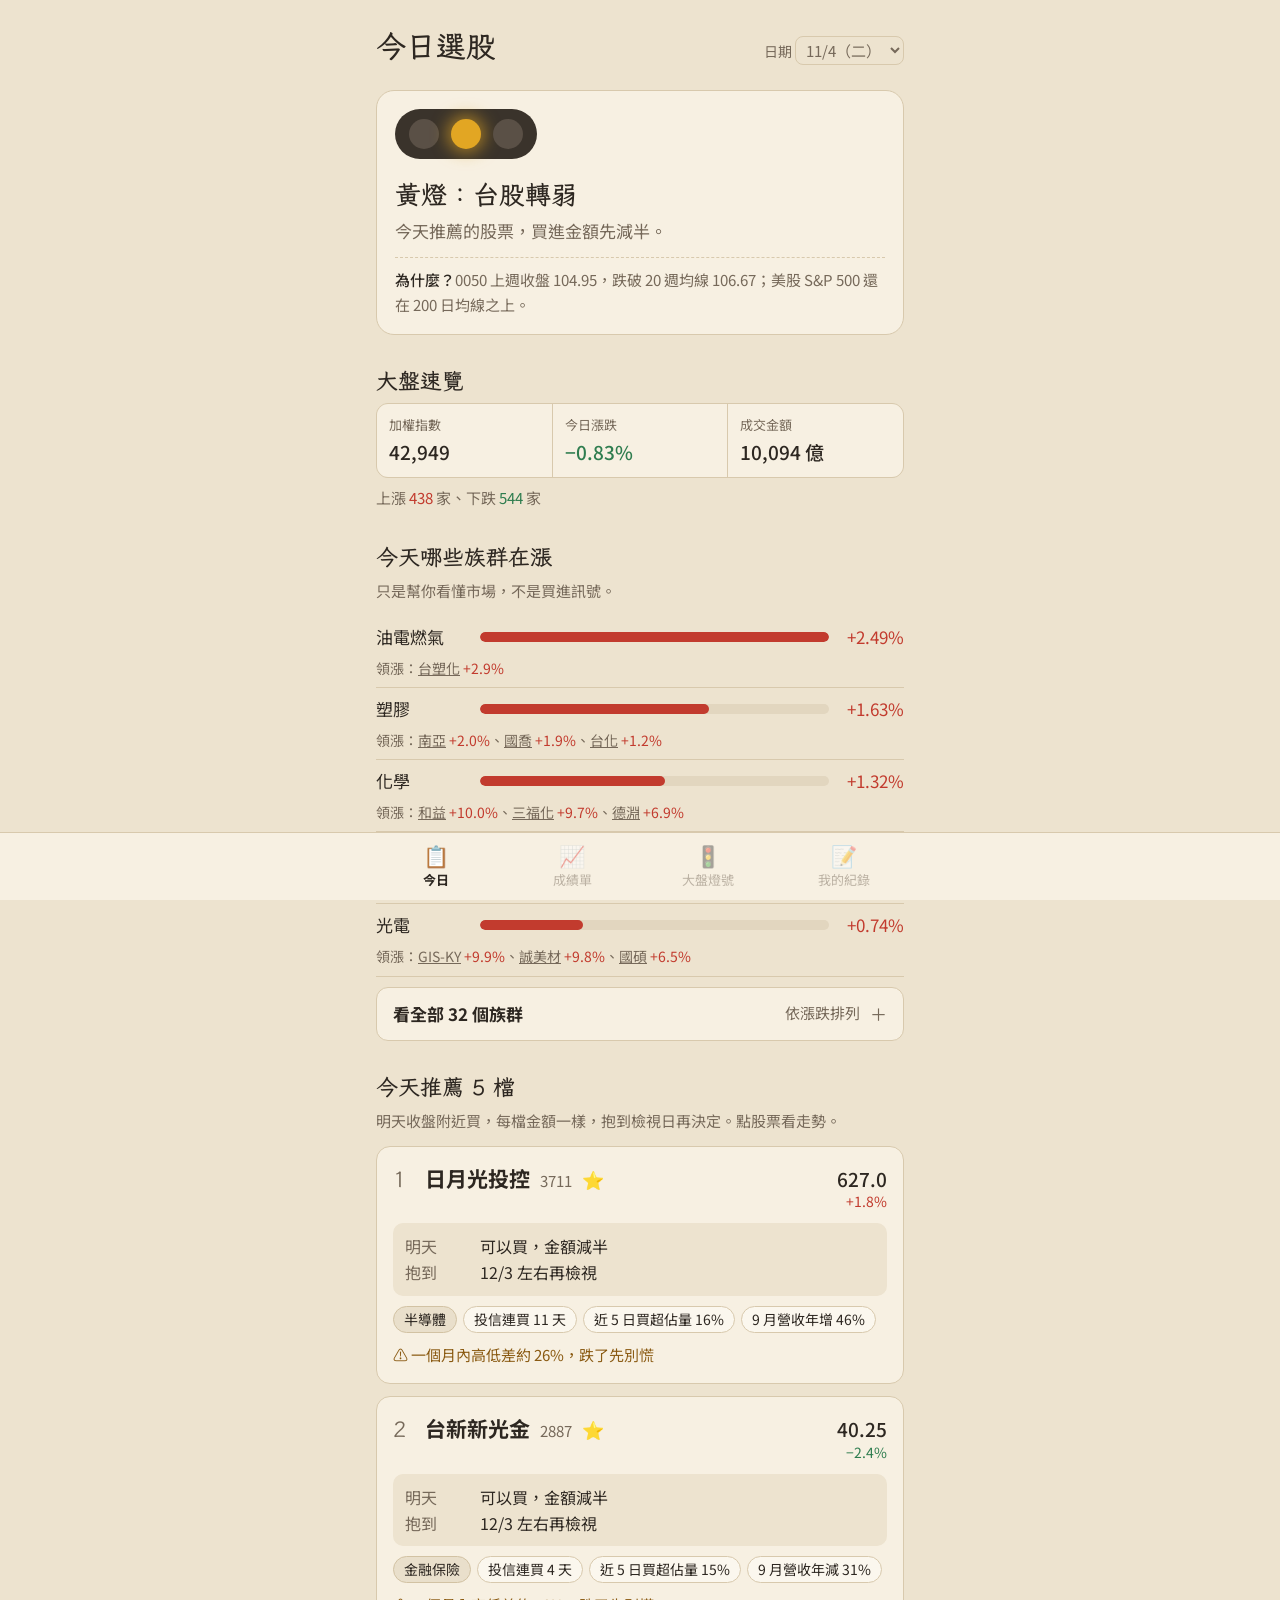
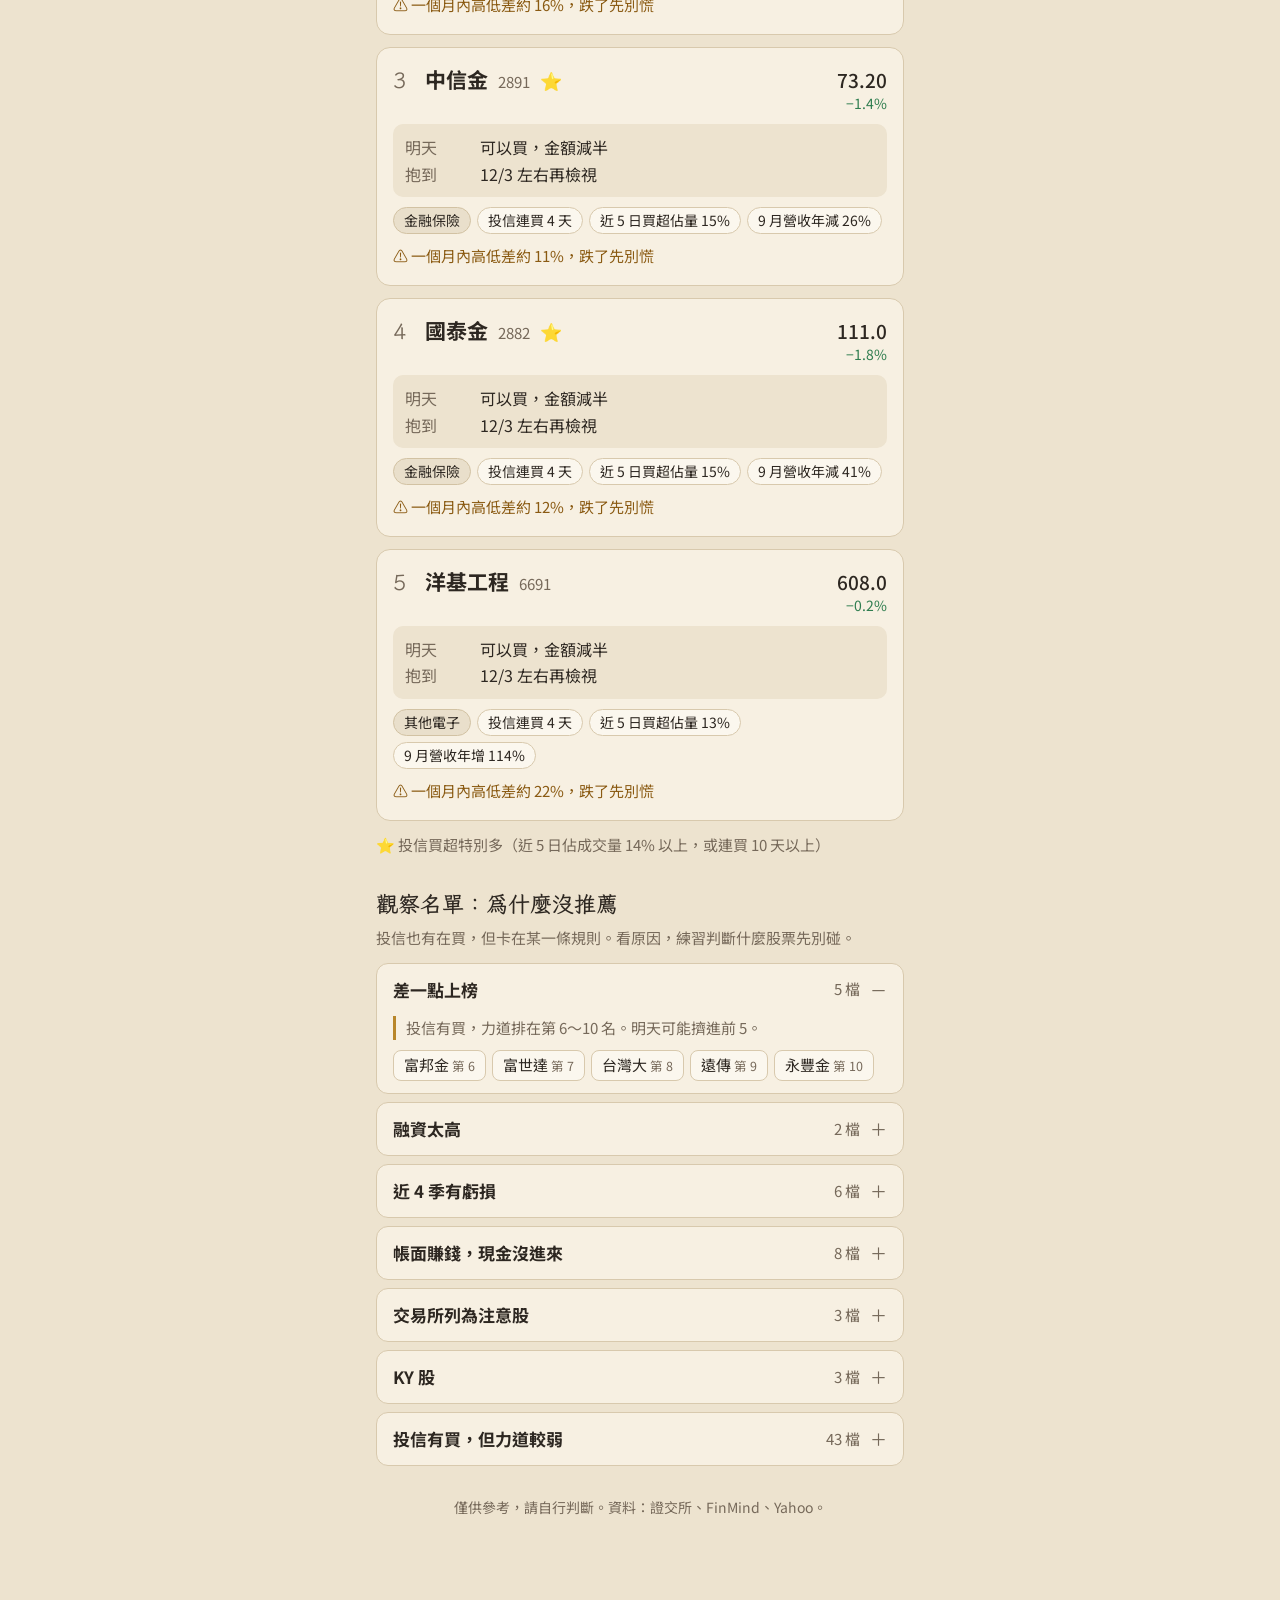
<file: docs/index.html>
<!DOCTYPE html>
<html lang="zh-Hant-TW">
<head>
<meta charset="utf-8">
<meta name="viewport" content="width=device-width, initial-scale=1">
<title>Muu 今日選股</title>
<link rel="preconnect" href="https://fonts.googleapis.com">
<link rel="preconnect" href="https://fonts.gstatic.com" crossorigin>
<link href="https://fonts.googleapis.com/css2?family=LXGW+WenKai+TC:wght@400;700&family=Noto+Sans+TC:wght@400;500;700&display=swap" rel="stylesheet">
<link rel="stylesheet" href="assets/style.css">
</head>
<body>
<div class="wrap" id="app"><p class="muted" style="margin-top:40px">載入中…</p></div>
<script src="assets/common.js"></script>
<script>
const LIGHT = {
  green: {cls: 'g', title: '綠燈：可以正常買', sub: '今天推薦的股票，照平常的金額買。'},
  yellow: {cls: 'y', title: '黃燈：台股轉弱', sub: '今天推薦的股票，買進金額先減半。'},
  red: {cls: 'r', title: '紅燈：先不要買新股票', sub: '台股、美股都轉弱。已經買的照原本的日期抱著，新的先觀察。'},
};

function lightBlock(L) {
  const s = LIGHT[L.light] || LIGHT.green;
  const tw = L.tw_close != null ? `0050 上週收盤 <span class="num">${fmt(L.tw_close, 2)}</span>，${L.tw_close > L.tw_ma20w ? '在' : '跌破'} 20 週均線 <span class="num">${fmt(L.tw_ma20w, 2)}</span>${L.tw_close > L.tw_ma20w ? '之上' : ''}` : '';
  const us = L.us_close != null ? `美股 S&amp;P 500 ${L.us_close > L.us_ma200 ? '還在' : '跌破'} 200 日均線${L.us_close > L.us_ma200 ? '之上' : ''}` : '';
  return `<div class="signal" role="status" aria-label="大盤燈號：${s.title}">
    <div class="lamps" aria-hidden="true">${['g', 'y', 'r'].map(c => `<span class="lamp ${c}${c === s.cls ? ' on' : ''}"></span>`).join('')}</div>
    <h2>${s.title}</h2><p>${s.sub}</p>
    <div class="why"><b>為什麼？</b>${[tw, us].filter(Boolean).join('；')}。</div></div>`;
}

function marketBlock(m) {
  if (!m || m.taiex == null) return '';
  return `<section><h2>大盤速覽</h2><div class="quick num">
    <div><small>加權指數</small><strong>${fmt(m.taiex, 0)}</strong></div>
    <div><small>今日漲跌</small><strong class="${cls(m.taiex_pct)}">${pctText(m.taiex_pct, 2)}</strong></div>
    <div><small>成交金額</small><strong>${m.value ? fmt(m.value / 1e8, 0) + ' 億' : '—'}</strong></div>
  </div>${m.up != null ? `<p class="sub" style="margin-top:8px">上漲 <span class="up num">${m.up}</span> 家、下跌 <span class="down num">${m.down}</span> 家</p>` : ''}</section>`;
}

function allSectors(list) {
  if (!list || !list.length) return '';
  const max = Math.max(...list.map(s => Math.abs(s.pct)), 0.5);
  return `<details class="grp" style="margin-top:10px"><summary><span class="t">看全部 ${list.length} 個族群</span><span class="n">依漲跌排列</span></summary><ul class="sectors num" style="padding:0 16px 10px">` +
    list.map(s => `<li><span>${esc(s.name)}</span><span class="bar"><i style="width:${Math.abs(s.pct) / max * 100}%;background:var(--${s.pct >= 0 ? 'up' : 'down'})"></i></span><span class="pct ${cls(s.pct)}">${pctText(s.pct, 2)}</span></li>`).join('') + `</ul></details>`;
}

function sectorBlock(list, all) {
  list = (list || []).filter(s => s.pct > 0);          // 只列真的有上漲的族群
  if (!list.length) {
    return all && all.length ? `<section><h2>今天哪些族群在漲</h2><div class="empty">今天幾乎全面下跌，沒有上漲的族群。</div>${allSectors(all)}</section>` : '';
  }
  const max = Math.max(...list.map(s => Math.abs(s.pct)), 0.5);
  return `<section><h2>今天哪些族群在漲</h2><p class="sub">只是幫你看懂市場，不是買進訊號。</p><ul class="sectors num">` +
    list.map(s => `<li><span>${esc(s.name)}</span><span class="bar"><i style="width:${Math.abs(s.pct) / max * 100}%;background:var(--${s.pct >= 0 ? 'up' : 'down'})"></i></span><span class="pct ${cls(s.pct)}">${pctText(s.pct, 2)}</span>` +
      (s.leaders && s.leaders.length ? `<span class="lead">領漲：${s.leaders.map(l => `<a href="stock.html?id=${l.id}">${esc(l.name)}</a> <span class="${cls(l.pct)}">${pctText(l.pct)}</span>`).join('、')}</span>` : '') + `</li>`).join('') + `</ul>${allSectors(all)}</section>`;
}

function pickCard(p, i, red) {
  const plan = red
    ? `<div><span class="k">明天</span><span>先觀察，不要買</span></div>`
    : `<div><span class="k">明天</span><span>可以買${p.size_label ? '，' + p.size_label : ''}</span></div><div><span class="k">抱到</span><span class="num">${p.review} 左右再檢視</span></div>`;
  const tags = [`投信連買 ${p.trust_days} 天`, `近 5 日買超佔量 ${Math.round(p.trust5)}%`];
  const indTag = p.industry ? `<span class="tag ind${p.hot ? ' hot' : ''}">${p.hot ? '🔥 ' : ''}${esc(p.industry)}</span>` : '';
  if (p.foreign_together) tags.push(`外資同步買 ${p.foreign_days} 天`);
  if (p.rev_yoy != null) tags.push(`${p.rev_label ? p.rev_label.replace('月', ' 月') : ''}營收${p.rev_yoy >= 0 ? '年增' : '年減'} ${Math.abs(Math.round(p.rev_yoy))}%`);
  const warns = [];
  if (!red && p.swing) warns.push(`⚠️ 一個月內高低差約 ${Math.round(p.swing * 100)}%，跌了先別慌`);
  if (p.margin_warn) warns.push(`⚠️ 融資偏高（${Math.round(p.margin)}%），震盪較大`);
  return `<li class="pick"><a class="top" href="stock.html?id=${p.id}"><div class="row1"><span class="rank">${i + 1}</span><span class="name">${esc(p.name)}</span><span class="code num">${p.id}</span>${p.strong ? '<span class="star" title="投信買超特別多">⭐</span>' : ''}
    <span class="price num"><b>${fmtPrice(p.close)}</b><span class="${cls(p.chg)}">${pctText(p.chg)}</span></span></div></a>
    <div class="plan">${plan}</div><div class="tags num">${indTag}${tags.map(t => `<span class="tag">${t}</span>`).join('')}</div>
    ${warns.length ? `<div class="warn">${warns.map(w => `<p>${w}</p>`).join('')}</div>` : '<div style="height:14px"></div>'}</li>`;
}

function watchBlock(groups) {
  if (!groups || !groups.length) return '';
  return `<section><h2>觀察名單：為什麼沒推薦</h2><p class="sub">投信也有在買，但卡在某一條規則。看原因，練習判斷什麼股票先別碰。</p>` +
    groups.map((g, gi) => `<details class="grp"${gi === 0 ? ' open' : ''}><summary><span class="t">${esc(g.title)}</span><span class="n num">${g.items.length} 檔</span></summary>
      <p class="lesson">${esc(g.lesson)}</p><ul class="num">${g.items.map(it => `<li><a href="stock.html?id=${it.id}" title="${esc(it.reason)}">${esc(it.name)}${it.rank && (g.key === 'near' || g.key === 'weak') ? ` <small>第 ${it.rank}</small>` : ''}</a></li>`).join('')}</ul></details>`).join('') + `</section>`;
}

(async () => {
  const app = document.getElementById('app');
  try {
    const idx = await getJSON('data/index.json');
    const want = new URLSearchParams(location.search).get('d');
    const date = idx.dates.some(d => d.date === want) ? want : idx.latest;
    const day = await getJSON(`data/days/${date}.json`);
    const red = day.light.light === 'red';
    const options = idx.dates.map(d => `<option value="${d.date}"${d.date === date ? ' selected' : ''}>${mdw(d.date)}${d.official ? '' : ' 預覽'}</option>`).join('');
    app.innerHTML = `<header class="top"><h1>今日選股</h1>
        <label><span class="muted" style="font-size:14px">日期 </span><select class="datepick num" id="pick">${options}</select></label></header>
      ${day.official ? '' : '<p><span class="preview">這天是預覽模式產生的，沒有發 LINE</span></p>'}
      ${lightBlock(day.light)}${marketBlock(day.market)}${sectorBlock(day.sectors, day.all_sectors)}
      <section><h2>今天推薦 ${day.picks.length} 檔</h2>
        <p class="sub">${red ? '紅燈期間只觀察，不買新的。' : '明天收盤附近買，每檔金額一樣，抱到檢視日再決定。'}點股票看走勢。</p>
        ${day.picks.length ? `<ol class="picks">${day.picks.map((p, i) => pickCard(p, i, red)).join('')}</ol>` : '<div class="empty">今天沒有符合條件的股票。</div>'}
        ${day.picks.some(p => p.strong) ? '<p class="sub">⭐ 投信買超特別多（近 5 日佔成交量 14% 以上，或連買 10 天以上）</p>' : ''}
        ${day.picks.some(p => p.hot) ? '<p class="sub">🔥 所屬族群是今天漲幅前 5 名</p>' : ''}
      </section>
      ${watchBlock(day.watch)}
      <footer>僅供參考，請自行判斷。資料：證交所、FinMind、Yahoo。</footer>`;
    document.getElementById('pick').addEventListener('change', e => { location.search = '?d=' + e.target.value; });
  } catch (e) {
    app.innerHTML = `<div class="empty" style="margin-top:40px">資料讀取失敗：${esc(e.message)}。<br>如果是在自己電腦上測試，請用「本機測試」的指令打開，不要直接點兩下 HTML 檔。</div>`;
  }
  renderNav('index');
})();
</script>
</body>
</html>
</file>
<file: docs/assets/style.css>
:root{
  --paper:#EDE3CF; --sheet:#F7F0E2; --line:#D8C9AD; --ink:#2D2721; --muted:#76695A;
  --up:#C23B2E; --down:#2F7D4F; --star:#B8862A; --link:#2E4A6B; --chip:#FBF7EE;
  --lamp-g:#3E9B5A; --lamp-y:#E2A623; --lamp-r:#C8402F;
}
*{box-sizing:border-box}
html{-webkit-text-size-adjust:100%}
body{margin:0;background:var(--paper);color:var(--ink);font:400 17px/1.65 "Noto Sans TC",system-ui,sans-serif;padding-bottom:84px}
.wrap{max-width:560px;margin:0 auto;padding:0 16px}
h1,h2,.hand{font-family:"LXGW WenKai TC","Noto Sans TC",serif;font-weight:700}
.num{font-variant-numeric:tabular-nums}
a{color:var(--link)}
a:focus-visible,button:focus-visible,summary:focus-visible,select:focus-visible{outline:3px solid var(--link);outline-offset:2px;border-radius:6px}
.up{color:var(--up)} .down{color:var(--down)} .flat{color:var(--muted)}
.muted{color:var(--muted)}

header.top{padding:22px 0 6px;display:flex;align-items:baseline;justify-content:space-between;gap:10px;flex-wrap:wrap}
header.top h1{font-size:30px;margin:0}
.datepick{font:inherit;font-size:15px;color:var(--muted);background:transparent;border:1px solid var(--line);border-radius:8px;padding:2px 6px}
.preview{display:inline-block;font-size:13px;color:#8A5A12;border:1px solid #E6C98A;background:#FBF1D9;border-radius:6px;padding:0 8px}

.signal{margin:12px 0 20px;background:var(--sheet);border:1px solid var(--line);border-radius:18px;padding:18px 18px 16px}
.lamps{display:flex;gap:12px;align-items:center;background:#3A332B;border-radius:40px;padding:10px 14px;width:max-content}
.lamp{width:30px;height:30px;border-radius:50%;background:#5A5046}
.lamp.on.g{background:var(--lamp-g);box-shadow:0 0 14px 3px rgba(62,155,90,.55)}
.lamp.on.y{background:var(--lamp-y);box-shadow:0 0 16px 4px rgba(226,166,35,.6)}
.lamp.on.r{background:var(--lamp-r);box-shadow:0 0 14px 3px rgba(200,64,47,.55)}
.signal h2{font-size:26px;margin:14px 0 2px}
.signal p{margin:0;color:var(--muted)}
.signal .why{margin-top:12px;font-size:15px;border-top:1px dashed var(--line);padding-top:10px;color:var(--muted)}
.signal .why b{color:var(--ink);font-weight:500}

section{margin:28px 0}
section>h2{font-size:22px;margin:0 0 4px}
section>.sub{color:var(--muted);font-size:15px;margin:0 0 12px}

.quick{display:grid;grid-template-columns:repeat(3,1fr);gap:1px;background:var(--line);border:1px solid var(--line);border-radius:12px;overflow:hidden}
.quick div{background:var(--sheet);padding:10px 12px}
.quick small{display:block;color:var(--muted);font-size:13px}
.quick strong{font-size:19px;font-weight:500}

.sectors{list-style:none;margin:0;padding:0}
.sectors li{display:grid;grid-template-columns:5.5em 1fr 3.8em;align-items:center;gap:10px;padding:7px 0;border-bottom:1px solid var(--line)}
.sectors .bar{height:10px;background:#E2D6BF;border-radius:5px;position:relative;overflow:hidden}
.sectors .bar i{position:absolute;inset:0 auto 0 0;border-radius:5px}
.sectors .pct{text-align:right}
.sectors .lead{grid-column:1/-1;font-size:14px;color:var(--muted);margin-top:-4px}
.sectors .lead a{color:var(--muted)}

.picks{list-style:none;margin:0;padding:0}
.pick{background:var(--sheet);border:1px solid var(--line);border-radius:14px;margin-bottom:12px}
.pick a.top{display:block;padding:14px 16px 4px;text-decoration:none;color:inherit}
.row1{display:flex;align-items:baseline;gap:10px}
.rank{font-family:"LXGW WenKai TC";font-size:22px;color:var(--muted);min-width:1em}
.name{font-size:21px;font-weight:700}
.code{color:var(--muted);font-size:15px}
.star{color:var(--star);font-size:18px}
.price{margin-left:auto;text-align:right;line-height:1.2}
.price b{font-size:19px;font-weight:500;display:block}
.price span{font-size:14px}
.plan{margin:8px 16px 0;padding:10px 12px;background:var(--paper);border-radius:10px;font-size:16px}
.plan div{display:flex;gap:8px}
.plan .k{color:var(--muted);min-width:4.2em}
.tags{display:flex;flex-wrap:wrap;gap:6px;padding:10px 16px 0}
.tag{font-size:14px;border:1px solid var(--line);border-radius:20px;padding:1px 10px;background:var(--chip)}
.tag.ind{background:#E9DFCB;border-color:#D2C2A3;color:var(--ink)}
.tag.hot{background:#F6E1DC;border-color:#E2B3A9;color:var(--up)}
.warn{padding:8px 16px 14px;font-size:15px;color:#8A5A12}
.warn p{margin:2px 0}
.empty{background:var(--sheet);border:1px dashed var(--line);border-radius:14px;padding:18px;color:var(--muted)}

details.grp{background:var(--sheet);border:1px solid var(--line);border-radius:12px;margin-bottom:8px}
details.grp summary{list-style:none;cursor:pointer;padding:12px 16px;display:flex;align-items:center;gap:10px}
details.grp summary::-webkit-details-marker{display:none}
details.grp summary .t{font-weight:700}
details.grp summary .n{margin-left:auto;color:var(--muted);font-size:15px}
details.grp summary::after{content:"＋";color:var(--muted)}
details[open].grp summary::after{content:"－"}
.grp .lesson{margin:0 16px 10px;font-size:15px;color:var(--muted);border-left:3px solid var(--star);padding-left:10px}
.grp ul{list-style:none;margin:0;padding:0 16px 12px;display:flex;flex-wrap:wrap;gap:6px}
.grp ul.sectors{display:block}
.grp li a{display:block;text-decoration:none;color:var(--ink);background:var(--chip);border:1px solid var(--line);border-radius:8px;padding:2px 10px;font-size:15px}
.grp li small{color:var(--muted)}

/* 個股頁 */
.back{display:inline-block;margin-top:18px;font-size:15px;text-decoration:none}
.stockhead{display:flex;align-items:baseline;gap:10px;margin:6px 0 2px;flex-wrap:wrap}
.stockhead h1{font-size:30px;margin:0}
.bigprice{font-size:30px;font-weight:500}
.chartbox{background:var(--sheet);border:1px solid var(--line);border-radius:14px;padding:8px}
.chart{width:100%;height:380px}
.chart.small{height:200px}
.flowsum{font-size:15px;margin:0 0 8px}
.flowsum b{font-weight:700}
/* 電腦：個股頁加寬、圖加高（手機維持原樣） */
@media (min-width:900px){
  body.wide .wrap{max-width:1040px}
  body.wide .chart{height:500px}
  body.wide .chart.small{height:260px}
}
.tabs-inline{display:flex;gap:6px;margin:6px 0 8px}
.tabs-inline button{font:inherit;font-size:15px;background:var(--chip);border:1px solid var(--line);border-radius:20px;padding:2px 14px;color:var(--muted);cursor:pointer}
.tabs-inline button[aria-pressed=true]{background:var(--ink);color:var(--sheet);border-color:var(--ink)}
.legend{font-size:13px;color:var(--muted);display:flex;gap:12px;flex-wrap:wrap;padding:2px 6px}
.legend i{display:inline-block;width:12px;height:3px;vertical-align:middle;margin-right:4px}
.card{background:var(--sheet);border:1px solid var(--line);border-radius:14px;padding:14px 16px}
.kv{display:grid;grid-template-columns:auto 1fr;gap:4px 14px}
.kv dt{color:var(--muted)} .kv dd{margin:0}
.meter{height:10px;background:#E2D6BF;border-radius:5px;position:relative;margin:8px 0 4px}
.meter i{position:absolute;top:-4px;width:3px;height:18px;background:var(--ink);border-radius:2px}
.meter b{position:absolute;top:0;bottom:0;left:0;border-radius:5px}
.histlist{list-style:none;margin:0;padding:0}
.histlist li{display:flex;gap:10px;padding:6px 0;border-bottom:1px solid var(--line);font-size:15px}
.histlist .d{color:var(--muted);min-width:4.5em}
.links{display:flex;flex-wrap:wrap;gap:8px}
.btn{display:inline-block;text-decoration:none;color:var(--ink);background:var(--chip);border:1px solid var(--line);border-radius:10px;padding:8px 14px;font-size:15px}

footer{color:var(--muted);font-size:14px;text-align:center;margin:30px 0 10px}

nav.tabs{position:fixed;left:0;right:0;bottom:0;background:var(--sheet);border-top:1px solid var(--line)}
nav.tabs ul{max-width:560px;margin:0 auto;padding:6px 8px calc(6px + env(safe-area-inset-bottom));list-style:none;display:grid;grid-template-columns:repeat(4,1fr)}
nav.tabs a{display:flex;flex-direction:column;align-items:center;text-decoration:none;color:var(--muted);font-size:13px;padding:4px 0}
nav.tabs a .i{font-size:21px;line-height:1.2}
nav.tabs a[aria-current]{color:var(--ink);font-weight:700}
nav.tabs a.soon{opacity:.45}

@media (prefers-reduced-motion:no-preference){
  .lamp.on{animation:glow 2.4s ease-in-out 1}
  @keyframes glow{0%{filter:brightness(.6)}40%{filter:brightness(1.25)}100%{filter:brightness(1)}}
}
</file>
